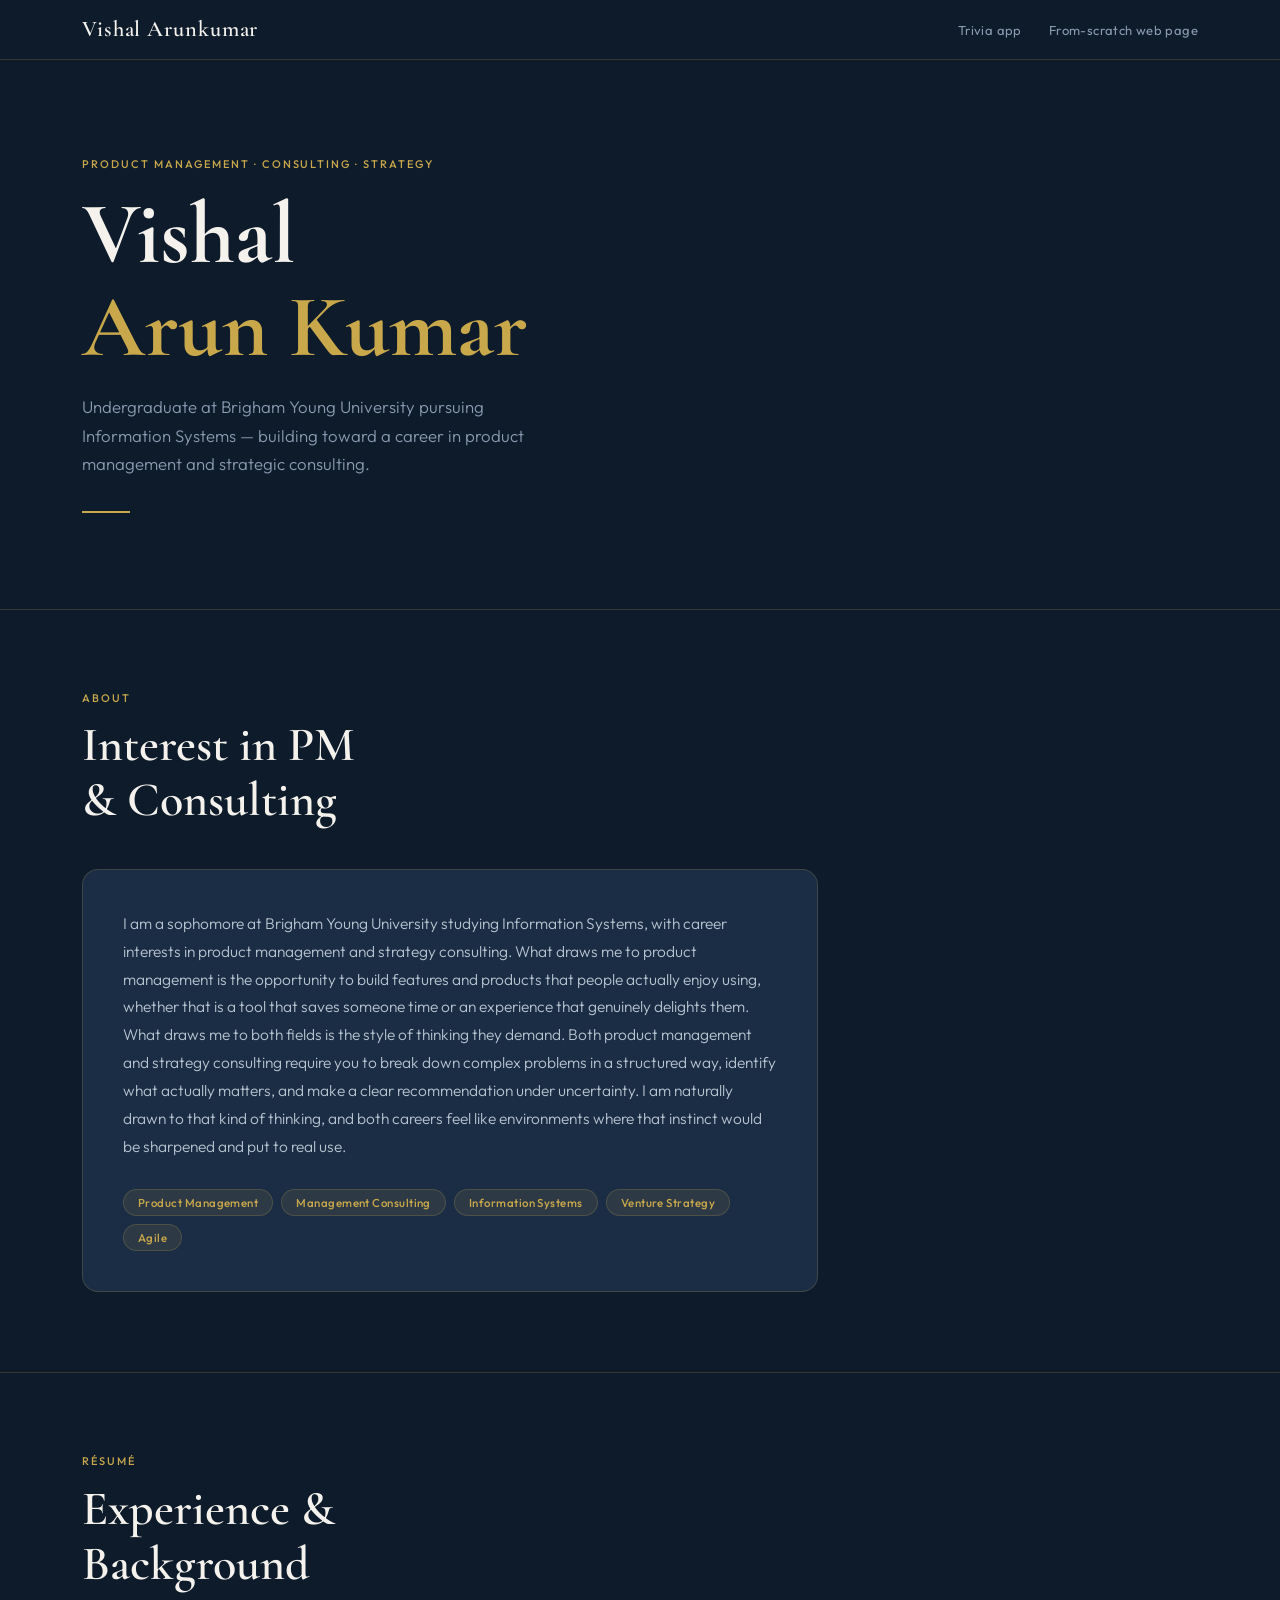
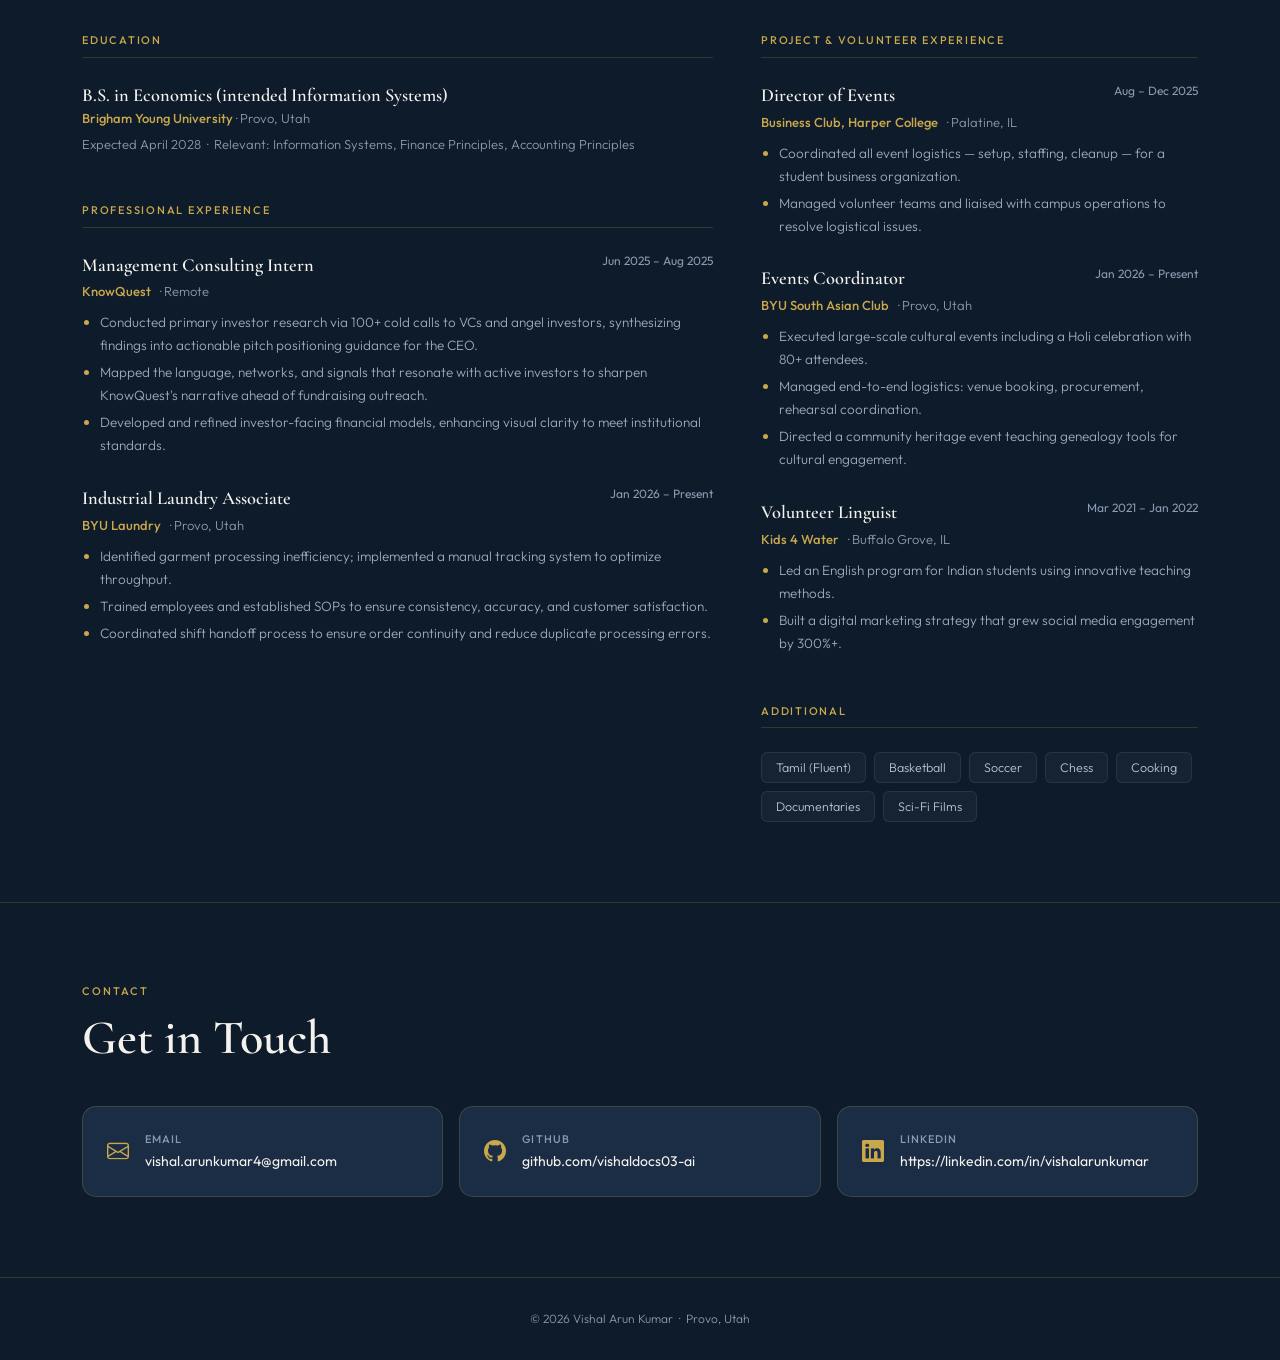
<file: index.html>
<!DOCTYPE html>
<html lang="en">
<head>
    <meta charset="UTF-8">
    <meta name="viewport" content="width=device-width, initial-scale=1.0">
    <title>Vishal Arun Kumar</title>

    <!-- Bootstrap 5 -->
    <link href="https://cdn.jsdelivr.net/npm/bootstrap@5.3.3/dist/css/bootstrap.min.css" rel="stylesheet">
    <!-- Bootstrap Icons -->
    <link href="https://cdn.jsdelivr.net/npm/bootstrap-icons@1.11.3/font/bootstrap-icons.min.css" rel="stylesheet">
    <!-- Google Fonts -->
    <link href="https://fonts.googleapis.com/css2?family=Cormorant+Garamond:wght@400;600;700&family=Outfit:wght@300;400;500&display=swap" rel="stylesheet">
    <!-- CSS -->
    <link rel="stylesheet" href="index.css">

</head>
<body>

    <!-- HEADER -->
    <header>
        <div class="container d-flex align-items-center justify-content-between">
            <h1>Vishal Arunkumar</h1>
            <nav>
                <a href="cake-trivia.html">Trivia app</a>
                <a href="scratch.html">From-scratch web page</a>
            </nav>
        </div>
    </header>

    <!-- HERO -->
    <div class="hero">
        <div class="container">
            <div class="hero-eyebrow">Product Management · Consulting · Strategy</div>
            <div class="hero-name">Vishal<br><span>Arun Kumar</span></div>
            <p class="hero-sub">Undergraduate at Brigham Young University pursuing Information Systems — building toward a career in product management and strategic consulting.</p>
            <div class="hero-divider"></div>
        </div>
    </div>

    <!-- SECTION 1: ABOUT -->
    <section id="about">
        <div class="container">
            <div class="section-label">About</div>
            <div class="section-title">Interest in PM<br>&amp; Consulting</div>
            <div class="row">
                <div class="col-lg-8">
                    <div class="about-card">
                        <p>I am a sophomore at Brigham Young University studying Information Systems, with career interests in product management and strategy consulting. What draws me to product management is the opportunity to build features and products that people actually enjoy using, whether that is a tool that saves someone time or an experience that genuinely delights them. What draws me to both fields is the style of thinking they demand. Both product management and strategy consulting require you to break down complex problems in a structured way, identify what actually matters, and make a clear recommendation under uncertainty. I am naturally drawn to that kind of thinking, and both careers feel like environments where that instinct would be sharpened and put to real use.
                            
                        </p>
                        <div class="tag-row">
                            <span class="tag">Product Management</span>
                            <span class="tag">Management Consulting</span>
                            <span class="tag">Information Systems</span>
                            <span class="tag">Venture Strategy</span>
                            <span class="tag">Agile</span>
                        </div>
                    </div>
                </div>
            </div>
        </div>
    </section>

    <!-- SECTION 2: RESUME -->
    <section id="resume">
        <div class="container">
            <div class="section-label">Résumé</div>
            <div class="section-title">Experience &amp;<br>Background</div>

            <div class="row g-5">
                <!-- LEFT COLUMN -->
                <div class="col-lg-7">

                    <!-- Education -->
                    <div class="resume-block">
                        <div class="resume-section-title">Education</div>
                        <div class="resume-item">
                            <div class="edu-degree">B.S. in Economics (intended Information Systems)</div>
                            <div class="edu-school">Brigham Young University <span style="color:var(--muted);font-weight:300;">· Provo, Utah</span></div>
                            <div class="edu-details">Expected April 2028 &nbsp;·&nbsp; Relevant: Information Systems, Finance Principles, Accounting Principles</div>
                        </div>
                    </div>

                    <!-- Professional Experience -->
                    <div class="resume-block">
                        <div class="resume-section-title">Professional Experience</div>

                        <div class="resume-item">
                            <div class="resume-item-header">
                                <div class="resume-role">Management Consulting Intern</div>
                                <div class="resume-date">Jun 2025 – Aug 2025</div>
                            </div>
                            <div class="resume-org">KnowQuest <span>· Remote</span></div>
                            <ul>
                                <li>Conducted primary investor research via 100+ cold calls to VCs and angel investors, synthesizing findings into actionable pitch positioning guidance for the CEO.</li>
                                <li>Mapped the language, networks, and signals that resonate with active investors to sharpen KnowQuest's narrative ahead of fundraising outreach.</li>
                                <li>Developed and refined investor-facing financial models, enhancing visual clarity to meet institutional standards.</li>
                            </ul>
                        </div>

                        <div class="resume-item">
                            <div class="resume-item-header">
                                <div class="resume-role">Industrial Laundry Associate</div>
                                <div class="resume-date">Jan 2026 – Present</div>
                            </div>
                            <div class="resume-org">BYU Laundry <span>· Provo, Utah</span></div>
                            <ul>
                                <li>Identified garment processing inefficiency; implemented a manual tracking system to optimize throughput.</li>
                                <li>Trained employees and established SOPs to ensure consistency, accuracy, and customer satisfaction.</li>
                                <li>Coordinated shift handoff process to ensure order continuity and reduce duplicate processing errors.</li>
                            </ul>
                        </div>
                    </div>

                </div>

                <!-- RIGHT COLUMN -->
                <div class="col-lg-5">

                    <!-- Volunteer & Projects -->
                    <div class="resume-block">
                        <div class="resume-section-title">Project &amp; Volunteer Experience</div>

                        <div class="resume-item">
                            <div class="resume-item-header">
                                <div class="resume-role">Director of Events</div>
                                <div class="resume-date">Aug – Dec 2025</div>
                            </div>
                            <div class="resume-org">Business Club, Harper College <span>· Palatine, IL</span></div>
                            <ul>
                                <li>Coordinated all event logistics — setup, staffing, cleanup — for a student business organization.</li>
                                <li>Managed volunteer teams and liaised with campus operations to resolve logistical issues.</li>
                            </ul>
                        </div>

                        <div class="resume-item">
                            <div class="resume-item-header">
                                <div class="resume-role">Events Coordinator</div>
                                <div class="resume-date">Jan 2026 – Present</div>
                            </div>
                            <div class="resume-org">BYU South Asian Club <span>· Provo, Utah</span></div>
                            <ul>
                                <li>Executed large-scale cultural events including a Holi celebration with 80+ attendees.</li>
                                <li>Managed end-to-end logistics: venue booking, procurement, rehearsal coordination.</li>
                                <li>Directed a community heritage event teaching genealogy tools for cultural engagement.</li>
                            </ul>
                        </div>

                        <div class="resume-item">
                            <div class="resume-item-header">
                                <div class="resume-role">Volunteer Linguist</div>
                                <div class="resume-date">Mar 2021 – Jan 2022</div>
                            </div>
                            <div class="resume-org">Kids 4 Water <span>· Buffalo Grove, IL</span></div>
                            <ul>
                                <li>Led an English program for Indian students using innovative teaching methods.</li>
                                <li>Built a digital marketing strategy that grew social media engagement by 300%+.</li>
                            </ul>
                        </div>
                    </div>

                    <!-- Additional -->
                    <div class="resume-block">
                        <div class="resume-section-title">Additional</div>
                        <div class="skills-grid">
                            <span class="skill-pill">Tamil (Fluent)</span>
                            <span class="skill-pill">Basketball</span>
                            <span class="skill-pill">Soccer</span>
                            <span class="skill-pill">Chess</span>
                            <span class="skill-pill">Cooking</span>
                            <span class="skill-pill">Documentaries</span>
                            <span class="skill-pill">Sci-Fi Films</span>
                        </div>
                    </div>

                </div>
            </div>
        </div>
    </section>

    <!-- SECTION 3: CONTACT -->
    <section id="contact">
        <div class="container">
            <div class="section-label">Contact</div>
            <div class="section-title">Get in Touch</div>
            <div class="contact-grid">
                <a href="mailto:vishal.arunkumar4@gmail.com" class="contact-card">
                    <div class="contact-icon"><i class="bi bi-envelope"></i></div>
                    <div>
                        <div class="contact-label">Email</div>
                        <div class="contact-value">vishal.arunkumar4@gmail.com</div>
                    </div>
                </a>
                <a href="https://github.com/vishaldocs03-ai" target="_blank" class="contact-card">
                    <div class="contact-icon"><i class="bi bi-github"></i></div>
                    <div>
                        <div class="contact-label">GitHub</div>
                        <div class="contact-value">github.com/vishaldocs03-ai</div>
                    </div>
                </a>
                <a href="https://linkedin.com/in/vishalarunkumar" target="_blank" class="contact-card">
                    <div class="contact-icon"><i class="bi bi-linkedin"></i></div>
                    <div>
                        <div class="contact-label">LinkedIn</div>
                        <div class="contact-value">https://linkedin.com/in/vishalarunkumar</div>
                    </div>
                </a>
            </div>
        </div>
    </section>

    <!-- FOOTER -->
    <footer>
        <div class="container">
            &copy; 2026 Vishal Arun Kumar &nbsp;·&nbsp; Provo, Utah
        </div>
    </footer>

    <!-- Bootstrap JS -->
    <script src="https://cdn.jsdelivr.net/npm/bootstrap@5.3.3/dist/js/bootstrap.bundle.min.js"></script>
</body>
</html>
</file>
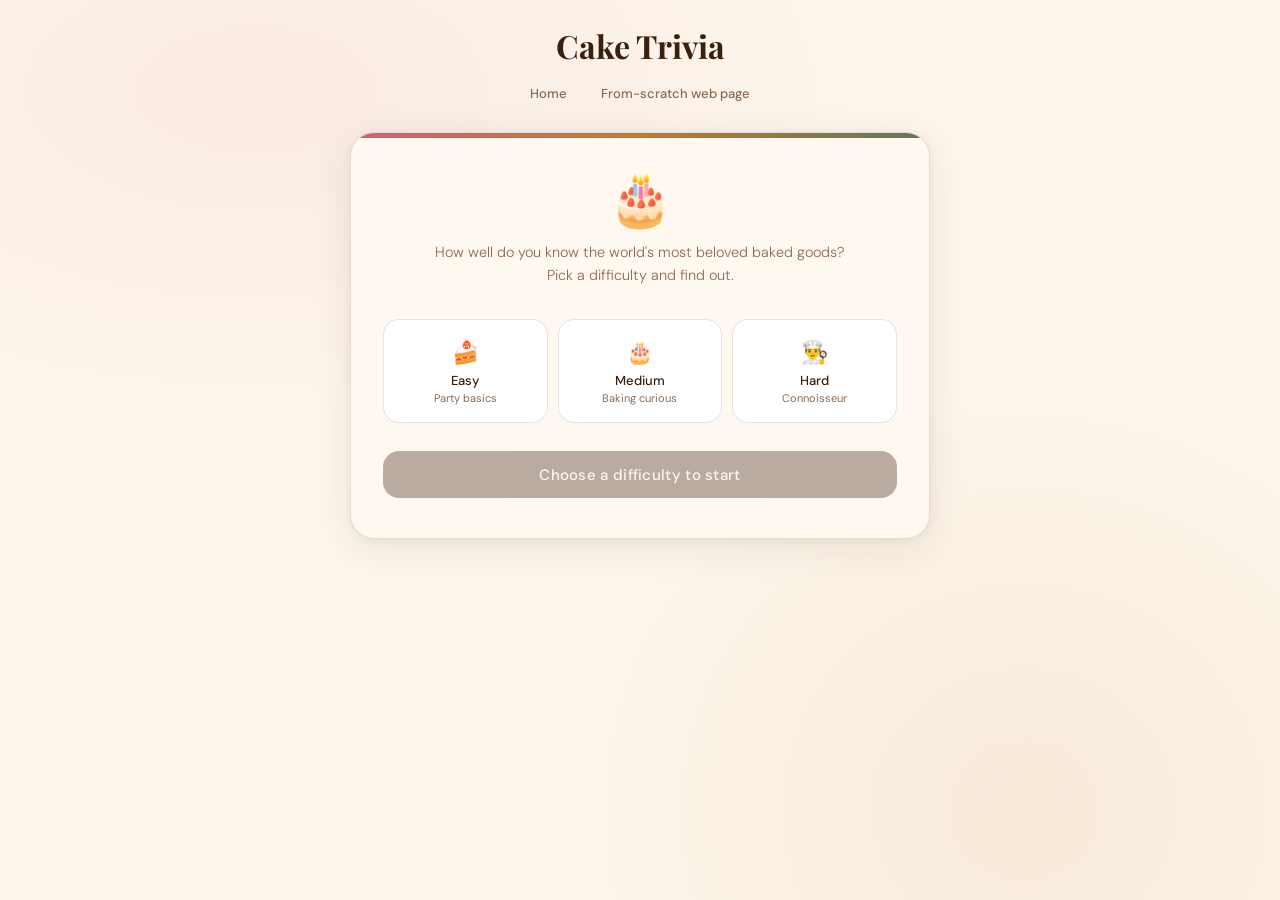
<file: cake-trivia.html>
<!DOCTYPE html>
<html lang="en">
<head>
  <meta charset="UTF-8" />
  <meta name="viewport" content="width=device-width, initial-scale=1.0" />
  <title>Cake Trivia</title>
  <link href="https://fonts.googleapis.com/css2?family=Playfair+Display:wght@400;700&family=DM+Sans:wght@300;400;500&display=swap" rel="stylesheet" />
  <style>
    *, *::before, *::after { box-sizing: border-box; margin: 0; padding: 0; }

    :root {
      --cream: #fdf6ec;
      --warm: #f5e6cc;
      --brown: #3b1f0e;
      --caramel: #c47a2b;
      --rose: #d4607a;
      --sage: #5a7a5c;
      --icing: #fff8f0;
      --muted: #8a6a52;
      --border: rgba(59,31,14,0.12);
      --radius: 16px;
    }

    body {
      background: var(--cream);
      background-image:
        radial-gradient(ellipse 80% 60% at 20% 10%, rgba(212,96,122,0.08) 0%, transparent 60%),
        radial-gradient(ellipse 60% 80% at 80% 90%, rgba(196,122,43,0.1) 0%, transparent 60%);
      min-height: 100vh;
      font-family: 'DM Sans', sans-serif;
      color: var(--brown);
      display: flex;
      flex-direction: column;
      align-items: center;
      padding: 0 1rem 2rem;
    }

    site-header {
      display: block;
      width: 100%;
      max-width: 580px;
      padding: 1.5rem 0 0.25rem;
      text-align: center;
    }

    site-header h1 {
      font-family: 'Playfair Display', serif;
      font-size: 2rem;
      font-weight: 700;
      color: var(--brown);
      margin-bottom: 0.75rem;
    }

    site-header nav {
      display: flex;
      justify-content: center;
      gap: 0.25rem;
      margin-bottom: 1.25rem;
    }

    site-header nav a {
      font-size: 13px;
      font-weight: 500;
      color: var(--muted);
      text-decoration: none;
      padding: 5px 14px;
      border-radius: 20px;
      border: 1px solid transparent;
      transition: all 0.15s;
    }

    site-header nav a:hover {
      color: var(--brown);
      background: var(--warm);
      border-color: var(--border);
    }

    .main-wrap {
      width: 100%;
      max-width: 580px;
      display: flex;
      justify-content: center;
    }

    .card {
      background: var(--icing);
      border: 1px solid var(--border);
      border-radius: 24px;
      padding: 2.5rem 2rem;
      width: 100%;
      max-width: 580px;
      box-shadow: 0 8px 40px rgba(59,31,14,0.09), 0 2px 8px rgba(59,31,14,0.05);
      position: relative;
      overflow: hidden;
    }

    .card::before {
      content: '';
      position: absolute;
      top: 0; left: 0; right: 0;
      height: 5px;
      background: linear-gradient(90deg, var(--rose), var(--caramel), var(--sage));
    }

    /* ---- SCREENS ---- */
    .screen { display: none; animation: fadeUp 0.35s ease both; }
    .screen.active { display: block; }

    @keyframes fadeUp {
      from { opacity: 0; transform: translateY(14px); }
      to   { opacity: 1; transform: translateY(0); }
    }

    /* ---- START ---- */
    .icon { font-size: 52px; text-align: center; margin-bottom: 1rem; line-height: 1; }

    h1 {
      font-family: 'Playfair Display', serif;
      font-size: 2rem;
      font-weight: 700;
      text-align: center;
      color: var(--brown);
      margin-bottom: 0.4rem;
    }

    .tagline {
      text-align: center;
      font-size: 0.9rem;
      color: var(--muted);
      font-weight: 300;
      margin-bottom: 2rem;
      line-height: 1.6;
    }

    .diff-grid {
      display: grid;
      grid-template-columns: repeat(3, 1fr);
      gap: 10px;
      margin-bottom: 1.75rem;
    }

    .diff-btn {
      background: white;
      border: 1.5px solid var(--border);
      border-radius: var(--radius);
      padding: 1.1rem 0.5rem;
      cursor: pointer;
      transition: all 0.18s ease;
      text-align: center;
    }

    .diff-btn:hover { border-color: var(--caramel); background: #fffbf5; transform: translateY(-2px); }

    .diff-btn.selected {
      border-color: var(--caramel);
      background: #fff8ee;
      box-shadow: 0 0 0 3px rgba(196,122,43,0.15);
    }

    .diff-btn .de { font-size: 22px; margin-bottom: 5px; }
    .diff-btn .dl { font-size: 13px; font-weight: 500; color: var(--brown); }
    .diff-btn .dd { font-size: 11px; color: var(--muted); margin-top: 2px; }

    .cta {
      width: 100%;
      padding: 0.85rem;
      background: var(--brown);
      color: var(--cream);
      border: none;
      border-radius: var(--radius);
      font-family: 'DM Sans', sans-serif;
      font-size: 15px;
      font-weight: 500;
      cursor: pointer;
      transition: opacity 0.15s, transform 0.15s;
      letter-spacing: 0.02em;
    }

    .cta:hover:not(:disabled) { opacity: 0.88; transform: translateY(-1px); }
    .cta:disabled { opacity: 0.35; cursor: not-allowed; }

    /* ---- QUIZ ---- */
    .top-bar {
      display: flex;
      justify-content: space-between;
      align-items: center;
      margin-bottom: 1rem;
    }

    .q-label { font-size: 12px; color: var(--muted); font-weight: 500; letter-spacing: 0.04em; text-transform: uppercase; }

    .score-pill {
      background: var(--warm);
      color: var(--caramel);
      font-size: 12px;
      font-weight: 500;
      padding: 3px 12px;
      border-radius: 20px;
    }

    .progress-track {
      height: 4px;
      background: var(--warm);
      border-radius: 2px;
      margin-bottom: 1rem;
      overflow: hidden;
    }

    .progress-fill {
      height: 100%;
      background: linear-gradient(90deg, var(--rose), var(--caramel));
      border-radius: 2px;
      transition: width 0.4s cubic-bezier(.4,0,.2,1);
    }

    .timer-row { display: flex; align-items: center; gap: 10px; margin-bottom: 1.25rem; }

    .timer-track {
      flex: 1;
      height: 3px;
      background: var(--warm);
      border-radius: 2px;
      overflow: hidden;
    }

    .timer-fill {
      height: 100%;
      border-radius: 2px;
      transition: width 0.1s linear, background 0.4s;
    }

    .timer-num { font-size: 12px; font-weight: 500; color: var(--muted); min-width: 24px; text-align: right; }

    .q-card {
      background: white;
      border: 1px solid var(--border);
      border-radius: var(--radius);
      padding: 1.25rem 1.4rem;
      margin-bottom: 1rem;
    }

    .q-cat {
      font-size: 10px;
      font-weight: 500;
      letter-spacing: 0.08em;
      text-transform: uppercase;
      color: var(--rose);
      margin-bottom: 0.5rem;
    }

    .q-text {
      font-family: 'Playfair Display', serif;
      font-size: 1.15rem;
      color: var(--brown);
      line-height: 1.55;
    }

    .choices {
      display: grid;
      grid-template-columns: 1fr 1fr;
      gap: 8px;
      margin-bottom: 1rem;
    }

    .choice {
      background: white;
      border: 1.5px solid var(--border);
      border-radius: 12px;
      padding: 0.75rem 1rem;
      font-family: 'DM Sans', sans-serif;
      font-size: 13.5px;
      color: var(--brown);
      cursor: pointer;
      text-align: left;
      line-height: 1.4;
      transition: all 0.15s;
    }

    .choice:hover:not(:disabled) { border-color: var(--caramel); background: #fffbf5; }
    .choice.correct  { background: #eef6ee; border-color: var(--sage); color: #2e4d2f; font-weight: 500; }
    .choice.wrong    { background: #fdf0f0; border-color: var(--rose); color: #7a2030; }
    .choice.reveal   { background: #fff8ee; border-color: var(--caramel); color: #5a3310; }
    .choice:disabled { cursor: default; }

    .feedback {
      border-radius: 12px;
      padding: 0.75rem 1rem;
      font-size: 13px;
      line-height: 1.6;
      margin-bottom: 1rem;
      display: none;
    }

    .feedback.show { display: block; }
    .feedback.correct { background: #eef6ee; color: #2e4d2f; border: 1px solid #b8d9b9; }
    .feedback.wrong   { background: #fdf0f0; color: #7a2030; border: 1px solid #f0b8c0; }

    .next-btn {
      width: 100%;
      padding: 0.75rem;
      background: transparent;
      border: 1.5px solid var(--border);
      border-radius: var(--radius);
      font-family: 'DM Sans', sans-serif;
      font-size: 14px;
      color: var(--brown);
      cursor: pointer;
      display: none;
      transition: all 0.15s;
    }

    .next-btn.show { display: block; }
    .next-btn:hover { background: var(--warm); border-color: var(--caramel); }

    /* ---- RESULTS ---- */
    .results-hero { text-align: center; margin-bottom: 1.5rem; }
    .big-num {
      font-family: 'Playfair Display', serif;
      font-size: 4rem;
      font-weight: 700;
      color: var(--brown);
      line-height: 1;
    }

    .big-sub { font-size: 13px; color: var(--muted); margin-top: 4px; margin-bottom: 1rem; }

    .rank {
      display: inline-block;
      font-size: 13px;
      font-weight: 500;
      padding: 5px 16px;
      border-radius: 20px;
    }

    .stats-grid {
      display: grid;
      grid-template-columns: repeat(3, 1fr);
      gap: 10px;
      margin-bottom: 1.5rem;
    }

    .stat {
      background: var(--warm);
      border-radius: 12px;
      padding: 0.85rem 0.5rem;
      text-align: center;
    }

    .stat-val { font-size: 1.4rem; font-weight: 500; color: var(--brown); }
    .stat-lbl { font-size: 11px; color: var(--muted); margin-top: 2px; }

    .review { margin-bottom: 1.5rem; }
    .review-title { font-size: 12px; font-weight: 500; letter-spacing: 0.05em; text-transform: uppercase; color: var(--muted); margin-bottom: 0.75rem; }

    .r-item { padding: 0.65rem 0; border-top: 1px solid var(--border); font-size: 13px; line-height: 1.5; }
    .r-q { color: var(--muted); margin-bottom: 2px; }
    .r-a { font-weight: 500; }
    .r-a.correct { color: var(--sage); }
    .r-a.wrong   { color: var(--rose); }

    .btn-row { display: flex; flex-direction: column; gap: 8px; }

    .btn-ghost {
      width: 100%;
      padding: 0.75rem;
      background: transparent;
      border: 1.5px solid var(--border);
      border-radius: var(--radius);
      font-family: 'DM Sans', sans-serif;
      font-size: 14px;
      color: var(--brown);
      cursor: pointer;
      transition: all 0.15s;
    }

    .btn-ghost:hover { background: var(--warm); border-color: var(--caramel); }

    @media (max-width: 480px) {
      .card { padding: 2rem 1.25rem; }
      h1 { font-size: 1.6rem; }
      .choices { grid-template-columns: 1fr; }
      .diff-grid { grid-template-columns: repeat(3, 1fr); }
      .stats-grid { grid-template-columns: repeat(3, 1fr); }
    }
  </style>
</head>
<body>

<site-header>
  <h1>Cake Trivia</h1>
  <nav>
    <a href="index.html">Home</a>
    <a href="scratch.html">From-scratch web page</a>
  </nav>
</site-header>

<div class="main-wrap">
<div class="card">

  <!-- START -->
  <div id="start" class="screen active">
    <div class="icon">🎂</div>
    <p class="tagline">How well do you know the world's most beloved baked goods?<br>Pick a difficulty and find out.</p>
    <div class="diff-grid">
      <div class="diff-btn" onclick="selectDiff('easy', this)">
        <div class="de">🍰</div>
        <div class="dl">Easy</div>
        <div class="dd">Party basics</div>
      </div>
      <div class="diff-btn" onclick="selectDiff('medium', this)">
        <div class="de">🎂</div>
        <div class="dl">Medium</div>
        <div class="dd">Baking curious</div>
      </div>
      <div class="diff-btn" onclick="selectDiff('hard', this)">
        <div class="de">👨‍🍳</div>
        <div class="dl">Hard</div>
        <div class="dd">Connoisseur</div>
      </div>
    </div>
    <button class="cta" id="start-btn" disabled onclick="startGame()">Choose a difficulty to start</button>
  </div>

  <!-- QUIZ -->
  <div id="quiz" class="screen">
    <div class="top-bar">
      <span class="q-label" id="q-label">Question 1 of 8</span>
      <span class="score-pill" id="score-pill">Score: 0</span>
    </div>
    <div class="progress-track"><div class="progress-fill" id="prog" style="width:0%"></div></div>
    <div class="timer-row">
      <div class="timer-track"><div class="timer-fill" id="timer-fill" style="width:100%;background:#c47a2b;"></div></div>
      <span class="timer-num" id="timer-num">15</span>
    </div>
    <div class="q-card">
      <div class="q-cat" id="q-cat">Category</div>
      <div class="q-text" id="q-text">Question</div>
    </div>
    <div class="choices" id="choices"></div>
    <div class="feedback" id="feedback"></div>
    <button class="next-btn" id="next-btn" onclick="nextQ()">Next question →</button>
  </div>

  <!-- RESULTS -->
  <div id="results" class="screen">
    <div class="results-hero">
      <div class="big-num" id="big-num">0/8</div>
      <div class="big-sub">questions correct</div>
      <div class="rank" id="rank-badge"></div>
    </div>
    <div class="stats-grid">
      <div class="stat"><div class="stat-val" id="s-pct">0%</div><div class="stat-lbl">Accuracy</div></div>
      <div class="stat"><div class="stat-val" id="s-str">0</div><div class="stat-lbl">Best streak</div></div>
      <div class="stat"><div class="stat-val" id="s-time">0s</div><div class="stat-lbl">Avg time</div></div>
    </div>
    <div class="review">
      <div class="review-title">Answer review</div>
      <div id="review-list"></div>
    </div>
    <div class="btn-row">
      <button class="cta" onclick="resetGame()">Play again</button>
      <button class="btn-ghost" onclick="alert('Nice work! Try the Hard difficulty next.')">Challenge a friend ↗</button>
    </div>
  </div>

</div>
</div>

<script>
  const Q = {
    easy: [
      { cat:"Origins",     text:"What country is the Black Forest cake originally from?",                                choices:["France","Germany","Austria","Switzerland"],          ans:1, fact:"Schwarzwälder Kirschtorte comes from Baden-Württemberg, Germany." },
      { cat:"Ingredients", text:"What gives Red Velvet cake its signature color?",                                       choices:["Beet juice","Red dye & cocoa reaction","Strawberry extract","Tomato paste"], ans:1, fact:"The hue comes from cocoa reacting with acidic buttermilk, enhanced by food coloring." },
      { cat:"Types",       text:"A classic Victoria sponge is typically filled with what?",                              choices:["Chocolate ganache","Lemon curd","Jam & whipped cream","Cream cheese"], ans:2, fact:"Named after Queen Victoria, this British cake is filled with jam and whipped cream." },
      { cat:"Technique",   text:"What does 'creaming' butter and sugar mean?",                                           choices:["Melting together","Beating until light & fluffy","Folding gently","Sifting together"], ans:1, fact:"Creaming aerates the fat and sugar, creating air pockets that help the cake rise." },
      { cat:"World cakes", text:"Tiramisu is a layered cake from which country?",                                        choices:["Spain","France","Italy","Greece"],                    ans:2, fact:"Tiramisu (meaning 'pick me up') is from the Veneto region of Italy." },
      { cat:"Ingredients", text:"What flour is used in a classic French genoise?",                                       choices:["Bread flour","Whole wheat","All-purpose flour","Almond flour"], ans:2, fact:"Génoise uses all-purpose flour and lifts from whipped eggs, not chemical leaveners." },
      { cat:"Types",       text:"Angel food cake is unique because it contains no what?",                                choices:["Sugar","Egg whites","Flour","Fat/butter"],            ans:3, fact:"Angel food cake contains no fat — its airy texture comes from whipped egg whites only." },
      { cat:"History",     text:"What is the approximate age of the oldest known cake recipe?",                          choices:["200 years","500 years","1,000 years","4,000 years"],  ans:3, fact:"Ancient Egyptian records document sweetened bread-like cakes dating back ~4,000 years." },
    ],
    medium: [
      { cat:"History",     text:"The Dobos torte with caramel-topped sponge layers originates from which country?",      choices:["Czech Republic","Hungary","Romania","Poland"],        ans:1, fact:"Created by József C. Dobos in 1884 in Hungary, designed to stay fresh longer." },
      { cat:"Technique",   text:"What is the primary purpose of brushing cake layers with simple syrup?",               choices:["Add sweetness","Preserve moisture","Create caramel flavor","Bind layers"], ans:1, fact:"Simple syrup keeps sponge cakes moist, especially useful in multi-day assembly." },
      { cat:"Science",     text:"What happens when baking soda reacts with an acid in batter?",                          choices:["Produces steam","Releases CO₂ gas","Browns the cake","Thickens it"], ans:1, fact:"Baking soda reacts with acids to release CO₂ bubbles that leaven the batter." },
      { cat:"World cakes", text:"Baumkuchen, the 'king of cakes' in Japan, is a traditional cake from where?",           choices:["Austria","Germany","Switzerland","Netherlands"],      ans:1, fact:"Baumkuchen means 'tree cake' in German — its rings are visible when sliced." },
      { cat:"Frosting",    text:"Italian meringue buttercream differs from Swiss by using:",                             choices:["Cold egg whites","Hot sugar syrup poured into whites","Brown butter","No egg whites"], ans:1, fact:"Italian meringue pours hot sugar syrup (240°F) into whipped whites — more stable." },
      { cat:"Ingredients", text:"What makes chiffon cake different from a regular oil-based cake?",                      choices:["More sugar","Whipped egg whites folded in","Cake flour only","Sour cream"], ans:1, fact:"Chiffon folds stiffly whipped egg whites into an oil batter, giving light but rich texture." },
      { cat:"Types",       text:"Which cake features a distinctive checkerboard pattern when sliced?",                   choices:["Marble cake","Battenberg cake","Zebra cake","Neapolitan cake"], ans:1, fact:"Battenberg uses two colored sponges in a 2×2 grid, wrapped in marzipan." },
      { cat:"Language",    text:"The word 'cake' derives from the Old Norse word for what?",                             choices:["Sweet bread","Honeyed round","Kaka (lump)","Celebration"], ans:2, fact:"The English word 'cake' comes from the Old Norse 'kaka', meaning a lump of baked dough." },
    ],
    hard: [
      { cat:"Chemistry",   text:"Why does a high-ratio cake require emulsified shortening?",                             choices:["To reduce sweetness","To support excess liquid without collapse","For flakier layers","To slow staling"], ans:1, fact:"Emulsified shortening holds more water and sugar, preventing collapse when sugar exceeds flour by weight." },
      { cat:"History",     text:"Which cake has been central to UK wedding tradition since Queen Victoria's 1840 wedding?", choices:["Genoise","Fruitcake","Pound cake","Madeira cake"],    ans:1, fact:"Rich fruitcake covered in marzipan and royal icing became the UK wedding cake standard." },
      { cat:"Pastry sci.", text:"What causes the dense crumb and glossy crust of a properly made financier?",            choices:["High egg yolk","Beurre noisette & almond flour","Bread flour","Steam"], ans:1, fact:"Beurre noisette (browned butter) undergoes Maillard reaction, creating the dense glossy crumb." },
      { cat:"Technique",   text:"In Japanese cotton cheesecake, what creates its cloud-like texture?",                   choices:["Extra cream cheese","Whipped egg whites folded in","Water bath only","Cornstarch only"], ans:1, fact:"Japanese soufflé cheesecake folds meringue into the batter and bakes in a water bath." },
      { cat:"World cakes", text:"Sweden's Prinsesstårta (princess cake) is traditionally covered in green marzipan. What's inside?", choices:["Custard, jam & whipped cream","Chocolate ganache & praline","Lemon curd & buttercream","Almond cream & berries"], ans:0, fact:"Princess cake layers sponge with raspberry jam, pastry cream, and whipped cream." },
      { cat:"Chemistry",   text:"What role does vinegar play in a chocolate cake recipe?",                               choices:["Flavor only","Leavens & tenderizes gluten","Prevents browning","Thickens batter"], ans:1, fact:"Vinegar reacts with baking soda for CO₂ lift and inhibits gluten development for a tender crumb." },
      { cat:"Pastry",      text:"What is an 'entremets' in modern pastry?",                                             choices:["A single-layer cake","A multi-component mousse cake with mirror glaze","A French crepe cake","An éclair variation"], ans:1, fact:"Entremets are composed mousse cakes with multiple layers, inserts, and a mirror glaze — pinnacle of French pastry." },
      { cat:"History",     text:"The earliest documented cake-like foods are associated with which civilization?",        choices:["Ancient Greece","Ancient Egypt","Ancient Rome","Mesopotamia"], ans:1, fact:"Egyptian tomb paintings and hieroglyphs document early sweetened cake-like foods ~4,000 years ago." },
    ]
  };

  let diff = null, questions = [], cur = 0, score = 0, streak = 0, bestStreak = 0;
  let answered = false, timerInt = null, timeLeft = 15, elapsed = 0;
  let answerTimes = [], history = [];

  function selectDiff(d, el) {
    diff = d;
    document.querySelectorAll('.diff-btn').forEach(b => b.classList.remove('selected'));
    el.classList.add('selected');
    const btn = document.getElementById('start-btn');
    btn.disabled = false;
    btn.textContent = 'Start — ' + d.charAt(0).toUpperCase() + d.slice(1) + ' mode';
  }

  function shuffle(a) {
    const arr = [...a];
    for (let i = arr.length - 1; i > 0; i--) {
      const j = Math.floor(Math.random() * (i + 1));
      [arr[i], arr[j]] = [arr[j], arr[i]];
    }
    return arr;
  }

  function show(id) {
    document.querySelectorAll('.screen').forEach(s => s.classList.remove('active'));
    const el = document.getElementById(id);
    el.classList.add('active');
  }

  function startGame() {
    questions = shuffle(Q[diff]);
    cur = 0; score = 0; streak = 0; bestStreak = 0;
    history = []; answerTimes = [];
    show('quiz');
    renderQ();
  }

  function renderQ() {
    answered = false;
    timeLeft = 15;
    elapsed = 0;

    const q = questions[cur];
    const total = questions.length;

    document.getElementById('prog').style.width = (cur / total * 100) + '%';
    document.getElementById('q-label').textContent = 'Question ' + (cur + 1) + ' of ' + total;
    document.getElementById('score-pill').textContent = 'Score: ' + score;
    document.getElementById('q-cat').textContent = q.cat;
    document.getElementById('q-text').textContent = q.text;

    const fb = document.getElementById('feedback');
    fb.className = 'feedback';
    fb.textContent = '';
    const nb = document.getElementById('next-btn');
    nb.className = 'next-btn';

    const ch = document.getElementById('choices');
    ch.innerHTML = '';
    q.choices.forEach((c, i) => {
      const btn = document.createElement('button');
      btn.className = 'choice';
      btn.textContent = c;
      btn.onclick = () => pick(i);
      ch.appendChild(btn);
    });

    startTimer();
  }

  function startTimer() {
    clearInterval(timerInt);
    const bar = document.getElementById('timer-fill');
    const num = document.getElementById('timer-num');
    const start = Date.now();

    timerInt = setInterval(() => {
      elapsed = (Date.now() - start) / 1000;
      timeLeft = Math.max(0, 15 - elapsed);
      const pct = (timeLeft / 15) * 100;
      bar.style.width = pct + '%';
      bar.style.background = pct > 50 ? '#c47a2b' : pct > 25 ? '#d4607a' : '#b03050';
      num.textContent = Math.ceil(timeLeft);
      if (timeLeft <= 0) { clearInterval(timerInt); if (!answered) timeout(); }
    }, 80);
  }

  function timeout() {
    answered = true;
    streak = 0;
    const q = questions[cur];
    const btns = document.querySelectorAll('.choice');
    btns.forEach((b, i) => { b.disabled = true; if (i === q.ans) b.classList.add('reveal'); });
    showFb(false, "Time's up! " + q.fact);
    showNext();
    history.push({ q: q.text, ua: null, ca: q.choices[q.ans], ok: false });
    answerTimes.push(15);
  }

  function pick(idx) {
    if (answered) return;
    answered = true;
    clearInterval(timerInt);
    answerTimes.push(Math.min(15, elapsed));

    const q = questions[cur];
    const btns = document.querySelectorAll('.choice');
    btns.forEach(b => b.disabled = true);

    const ok = idx === q.ans;
    if (ok) {
      score++; streak++;
      if (streak > bestStreak) bestStreak = streak;
      btns[idx].classList.add('correct');
      showFb(true, 'Correct! ' + q.fact);
    } else {
      streak = 0;
      btns[idx].classList.add('wrong');
      btns[q.ans].classList.add('reveal');
      showFb(false, 'Not quite. ' + q.fact);
    }

    history.push({ q: q.text, ua: q.choices[idx], ca: q.choices[q.ans], ok });
    showNext();
  }

  function showFb(ok, msg) {
    const fb = document.getElementById('feedback');
    fb.className = 'feedback show ' + (ok ? 'correct' : 'wrong');
    fb.textContent = msg;
  }

  function showNext() {
    const nb = document.getElementById('next-btn');
    nb.className = 'next-btn show';
    nb.textContent = cur < questions.length - 1 ? 'Next question →' : 'See results →';
  }

  function nextQ() {
    cur++;
    if (cur >= questions.length) showResults();
    else renderQ();
  }

  function showResults() {
    clearInterval(timerInt);
    show('results');
    document.getElementById('prog').style.width = '100%';

    const total = questions.length;
    const pct = Math.round(score / total * 100);
    const avgT = answerTimes.length ? Math.round(answerTimes.reduce((a, b) => a + b, 0) / answerTimes.length) : 0;

    document.getElementById('big-num').textContent = score + '/' + total;
    document.getElementById('s-pct').textContent = pct + '%';
    document.getElementById('s-str').textContent = bestStreak;
    document.getElementById('s-time').textContent = avgT + 's';

    const ranks = [
      { min: 100, label: 'Master Patissier', bg: '#fff3e0', color: '#7a4500' },
      { min: 75,  label: 'Skilled Baker',    bg: '#eef6ee', color: '#2e4d2f' },
      { min: 50,  label: 'Kitchen Apprentice', bg: '#fff8ee', color: '#6b3c10' },
      { min: 0,   label: 'Cake Curious',     bg: '#fdf0f0', color: '#7a2030' },
    ];
    const r = ranks.find(x => pct >= x.min);
    const rb = document.getElementById('rank-badge');
    rb.textContent = r.label;
    rb.style.background = r.bg;
    rb.style.color = r.color;

    const rl = document.getElementById('review-list');
    rl.innerHTML = '';
    history.forEach(h => {
      const d = document.createElement('div');
      d.className = 'r-item';
      d.innerHTML =
        '<div class="r-q">' + h.q + '</div>' +
        '<div class="r-a ' + (h.ok ? 'correct' : 'wrong') + '">' +
        (h.ok ? '✓ ' : '✗ ') + (h.ua || 'Timed out') +
        (!h.ok ? ' — correct: ' + h.ca : '') + '</div>';
      rl.appendChild(d);
    });
  }

  function resetGame() {
    diff = null;
    document.querySelectorAll('.diff-btn').forEach(b => b.classList.remove('selected'));
    const btn = document.getElementById('start-btn');
    btn.disabled = true;
    btn.textContent = 'Choose a difficulty to start';
    show('start');
  }
</script>
</body>
</html>
</file>
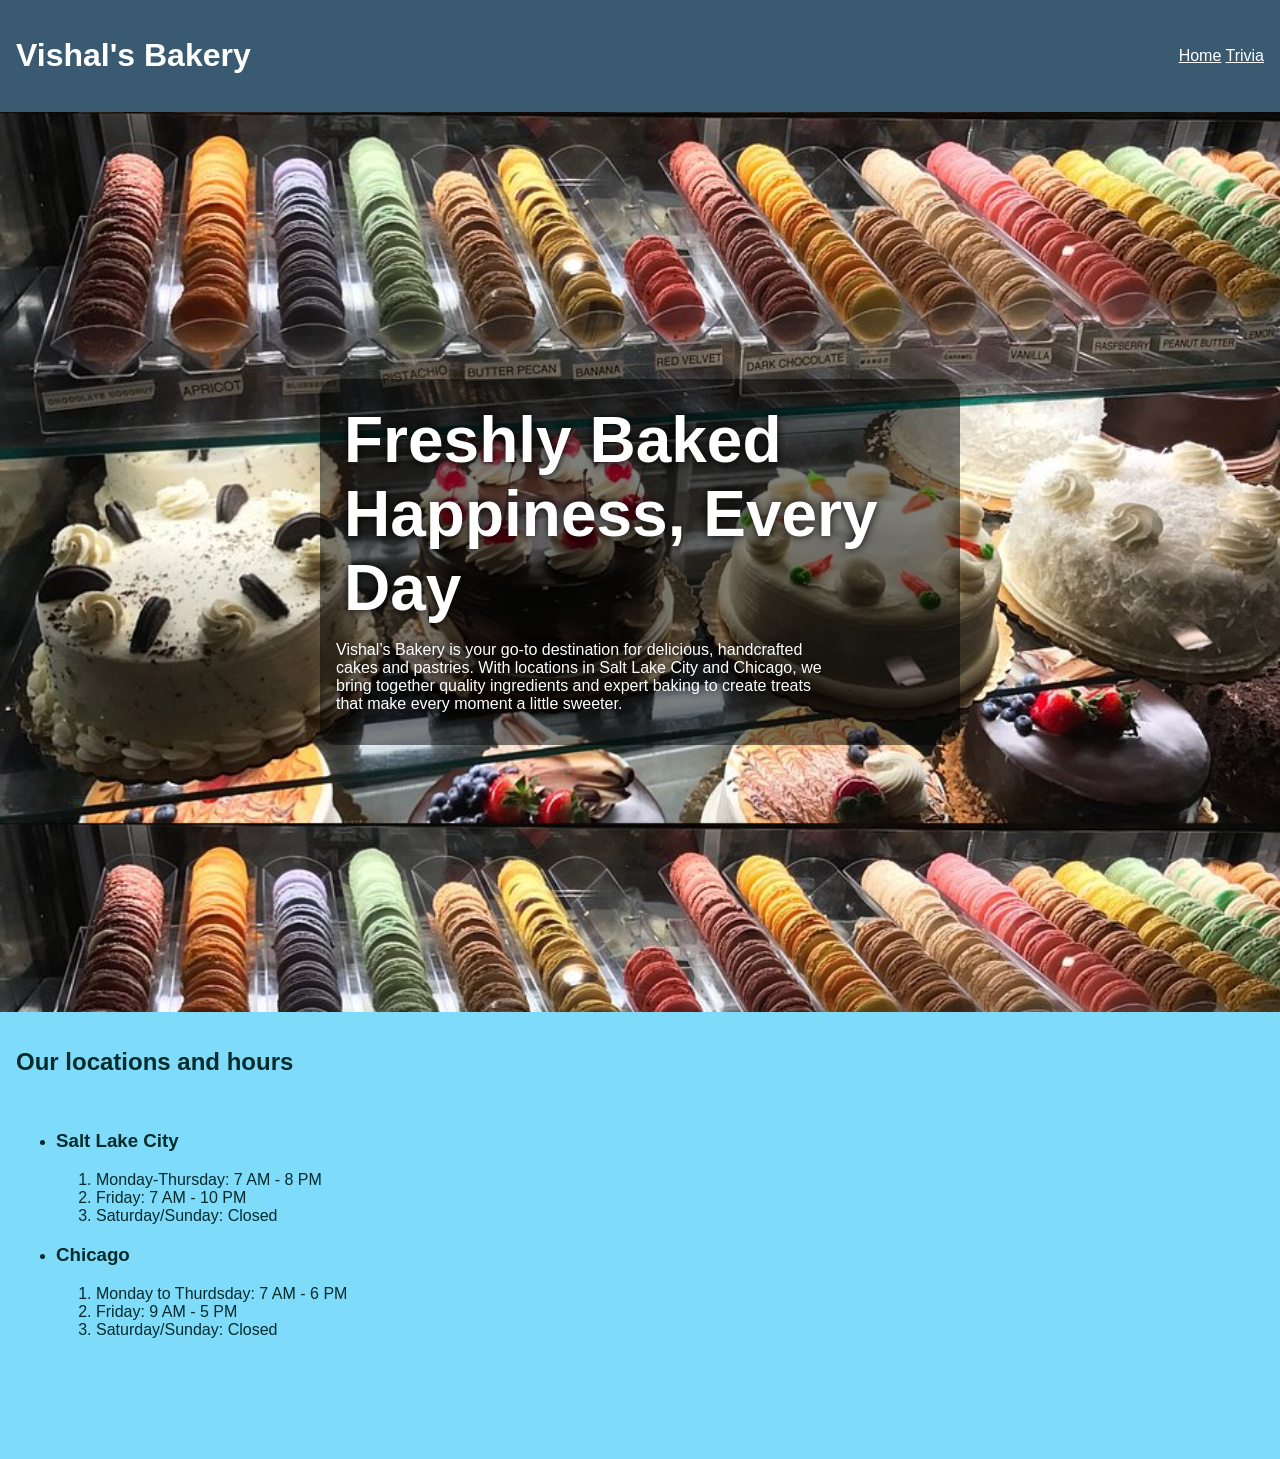
<file: scratch.html>
<!DOCTYPE html>
<html lang="en">

<head>
    <meta charset="UTF-8">
    <meta name="viewport" content="width=device-width, initial-scale=1.0">
    <title>Document</title>
    <link rel="stylesheet" href="style.css">
</head>

<body>

    <div id="header">
        <h1>Vishal's Bakery</h1>
        <nav>
            <a href="index.html">Home</a>
            <a href="cake-trivia.html">Trivia</a>
        </nav>
    </div>

    <div id="hero">
        <div id="hero-inner">
            <h2>Freshly Baked Happiness, Every Day</h2>
            <p>Vishal’s Bakery is your go-to destination for delicious, handcrafted cakes and pastries. With locations in Salt Lake City and Chicago, we bring together quality ingredients and expert baking to create treats that make every moment a little sweeter.</p>
        </div>
    </div>

    <div id="main">


        <h2>Our locations and hours</h2>

        <div id="main-grid">
            <ul>
                <li>
                    <h3>Salt Lake City</h3>
                    <ol>
                        <li>Monday-Thursday: 7 AM - 8 PM</li>
                        <li>Friday: 7 AM - 10 PM</li>
                        <li>Saturday/Sunday: Closed</li>
                    </ol>
                </li>
                <li>
                    <h3>Chicago</h3>
                    <ol>
                        <li>Monday to Thurdsday: 7 AM - 6 PM</li>
                        <li>Friday: 9 AM - 5 PM
                        <li>Saturday/Sunday: Closed</li>
                </li>
                </ol>
                </li>
            </ul>
            <iframe width="560" height="315" src="https://www.youtube.com/embed/gt7zOP_wPfM?si=eEu6xRKMonnX0lRY"
                title="YouTube video player" frameborder="0"
                allow="accelerometer; autoplay; clipboard-write; encrypted-media; gyroscope; picture-in-picture; web-share"
                referrerpolicy="strict-origin-when-cross-origin" allowfullscreen></iframe>
        </div>

    </div>

    <div id="footer">

        <div class='tableauPlaceholder' id='viz1776690134689' style='position: relative'><noscript><a href='#'><img
                        alt='Important Aspect of Desserts  '
                        src='https:&#47;&#47;public.tableau.com&#47;static&#47;images&#47;Im&#47;ImportantAspectofDesserts&#47;importance&#47;1_rss.png'
                        style='border: none' /></a></noscript><object class='tableauViz' style='display:none;'>
                <param name='host_url' value='https%3A%2F%2Fpublic.tableau.com%2F' />
                <param name='embed_code_version' value='3' />
                <param name='site_root' value='' />
                <param name='name' value='ImportantAspectofDesserts&#47;importance' />
                <param name='tabs' value='no' />
                <param name='toolbar' value='yes' />
                <param name='static_image'
                    value='https:&#47;&#47;public.tableau.com&#47;static&#47;images&#47;Im&#47;ImportantAspectofDesserts&#47;importance&#47;1.png' />
                <param name='animate_transition' value='yes' />
                <param name='display_static_image' value='yes' />
                <param name='display_spinner' value='yes' />
                <param name='display_overlay' value='yes' />
                <param name='display_count' value='yes' />
                <param name='language' value='en-US' />
            </object></div>
        <script
            type='text/javascript'>                    var divElement = document.getElementById('viz1776690134689'); var vizElement = divElement.getElementsByTagName('object')[0]; vizElement.style.width = '1016px'; vizElement.style.height = '500px'; var scriptElement = document.createElement('script'); scriptElement.src = 'https://public.tableau.com/javascripts/api/viz_v1.js'; vizElement.parentNode.insertBefore(scriptElement, vizElement);                </script>
    </div>

</body>

</html>
</file>
<file: index.css>
:root {
    --navy: #0d1b2a;
    --slate: #1b2d45;
    --gold: #c9a84c;
    --gold-light: #e8c97a;
    --offwhite: #f5f2ed;
    --muted: #8a9ab0;
    --border: rgba(201,168,76,0.2);
}

* { box-sizing: border-box; }

body {
    background: var(--navy);
    color: var(--offwhite);
    font-family: 'Outfit', sans-serif;
    font-weight: 300;
}

/* ── HEADER / NAV ── */
header {
    background: var(--navy);
    border-bottom: 1px solid var(--border);
    padding: 1rem 0;
    position: sticky;
    top: 0;
    z-index: 100;
    backdrop-filter: blur(8px);
}

header h1 {
    font-family: 'Cormorant Garamond', serif;
    font-size: 1.4rem;
    font-weight: 600;
    letter-spacing: 0.04em;
    color: var(--offwhite);
    margin: 0;
}

header nav a {
    font-size: 13px;
    font-weight: 400;
    color: var(--muted);
    text-decoration: none;
    margin-left: 1.5rem;
    letter-spacing: 0.03em;
    transition: color 0.2s;
}

header nav a:hover { color: var(--gold); }

/* ── HERO ── */
.hero {
    padding: 6rem 0 4rem;
    border-bottom: 1px solid var(--border);
}

.hero-eyebrow {
    font-size: 11px;
    font-weight: 500;
    letter-spacing: 0.18em;
    text-transform: uppercase;
    color: var(--gold);
    margin-bottom: 1rem;
}

.hero-name {
    font-family: 'Cormorant Garamond', serif;
    font-size: clamp(3rem, 8vw, 5.5rem);
    font-weight: 700;
    line-height: 1.05;
    color: var(--offwhite);
    margin-bottom: 1.25rem;
}

.hero-name span { color: var(--gold); }

.hero-sub {
    font-size: 1.05rem;
    color: var(--muted);
    max-width: 480px;
    line-height: 1.7;
}

.hero-divider {
    width: 48px;
    height: 2px;
    background: var(--gold);
    margin: 2rem 0;
}

/* ── SECTIONS ── */
section {
    padding: 5rem 0;
    border-bottom: 1px solid var(--border);
}

.section-label {
    font-size: 11px;
    font-weight: 500;
    letter-spacing: 0.18em;
    text-transform: uppercase;
    color: var(--gold);
    margin-bottom: 0.75rem;
}

.section-title {
    font-family: 'Cormorant Garamond', serif;
    font-size: clamp(2rem, 5vw, 3rem);
    font-weight: 600;
    color: var(--offwhite);
    margin-bottom: 2.5rem;
    line-height: 1.15;
}

/* ── ABOUT ── */
.about-card {
    background: var(--slate);
    border: 1px solid var(--border);
    border-radius: 16px;
    padding: 2.5rem;
}

.about-card p {
    color: #b8c4d0;
    line-height: 1.8;
    font-size: 0.97rem;
    margin-bottom: 1.25rem;
}

.about-card p:last-child { margin-bottom: 0; }

.tag-row { display: flex; flex-wrap: wrap; gap: 8px; margin-top: 1.75rem; }

.tag {
    font-size: 11.5px;
    font-weight: 500;
    letter-spacing: 0.04em;
    color: var(--gold);
    background: rgba(201,168,76,0.1);
    border: 1px solid var(--border);
    border-radius: 20px;
    padding: 4px 14px;
}

/* ── RESUME ── */
.resume-block { margin-bottom: 3rem; }

.resume-block:last-child { margin-bottom: 0; }

.resume-section-title {
    font-size: 11px;
    font-weight: 500;
    letter-spacing: 0.16em;
    text-transform: uppercase;
    color: var(--gold);
    border-bottom: 1px solid var(--border);
    padding-bottom: 0.5rem;
    margin-bottom: 1.5rem;
}

.resume-item { margin-bottom: 1.75rem; }
.resume-item:last-child { margin-bottom: 0; }

.resume-item-header {
    display: flex;
    justify-content: space-between;
    align-items: flex-start;
    flex-wrap: wrap;
    gap: 4px;
    margin-bottom: 0.2rem;
}

.resume-role {
    font-family: 'Cormorant Garamond', serif;
    font-size: 1.15rem;
    font-weight: 600;
    color: var(--offwhite);
}

.resume-date {
    font-size: 12px;
    color: var(--muted);
    font-weight: 400;
    white-space: nowrap;
}

.resume-org {
    font-size: 13px;
    color: var(--gold);
    font-weight: 500;
    margin-bottom: 0.6rem;
}

.resume-org span {
    color: var(--muted);
    font-weight: 300;
    margin-left: 6px;
}

.resume-item ul {
    padding-left: 1.1rem;
    margin: 0;
}

.resume-item ul li {
    font-size: 13.5px;
    color: #9aaabb;
    line-height: 1.7;
    margin-bottom: 4px;
}

.resume-item ul li::marker { color: var(--gold); }

.edu-degree {
    font-family: 'Cormorant Garamond', serif;
    font-size: 1.15rem;
    font-weight: 600;
    color: var(--offwhite);
}

.edu-school {
    font-size: 13px;
    color: var(--gold);
    font-weight: 500;
    margin-bottom: 0.35rem;
}

.edu-details {
    font-size: 13px;
    color: var(--muted);
}

.skills-grid {
    display: flex;
    flex-wrap: wrap;
    gap: 8px;
}

.skill-pill {
    font-size: 12.5px;
    color: #b8c4d0;
    background: rgba(255,255,255,0.04);
    border: 1px solid rgba(255,255,255,0.08);
    border-radius: 6px;
    padding: 5px 14px;
}

/* ── CONTACT ── */
.contact-grid {
    display: grid;
    grid-template-columns: repeat(auto-fit, minmax(220px, 1fr));
    gap: 1rem;
}

.contact-card {
    background: var(--slate);
    border: 1px solid var(--border);
    border-radius: 14px;
    padding: 1.5rem;
    text-decoration: none;
    transition: border-color 0.2s, transform 0.2s;
    display: flex;
    align-items: center;
    gap: 1rem;
}

.contact-card:hover {
    border-color: var(--gold);
    transform: translateY(-3px);
}

.contact-icon {
    font-size: 22px;
    color: var(--gold);
    flex-shrink: 0;
}

.contact-label {
    font-size: 11px;
    text-transform: uppercase;
    letter-spacing: 0.1em;
    color: var(--muted);
    font-weight: 500;
    margin-bottom: 3px;
}

.contact-value {
    font-size: 14px;
    color: var(--offwhite);
    font-weight: 400;
}

/* ── FOOTER ── */
footer {
    padding: 2rem 0;
    text-align: center;
    font-size: 12px;
    color: var(--muted);
}

/* ── ANIMATIONS ── */
@keyframes fadeUp {
    from { opacity: 0; transform: translateY(20px); }
    to   { opacity: 1; transform: translateY(0); }
}

.hero-eyebrow { animation: fadeUp 0.5s ease both; }
.hero-name    { animation: fadeUp 0.5s 0.1s ease both; }
.hero-sub     { animation: fadeUp 0.5s 0.2s ease both; }
.hero-divider { animation: fadeUp 0.5s 0.3s ease both; }
</file>
<file: style.css>
body {
    margin: 0;
    background-color: rgb(126, 219, 250);
    font-family: sans-serif;
    color: rgb(3, 43, 43);
}

#header {
    background-color: rgb(57, 90, 113);
    color: white;
    padding: 1rem;
    display: flex;
    justify-content: space-between;
    align-items: center;
}

#header a {
    color: white;
}

#hero {
    background-image: url("images/bakery.jpg");
    background-size: 100%;
    padding: 0 2rem;
    color: white;
    text-shadow: 0 0 10px black;
    position: relative;
    min-height: 100vh;

    & #hero-inner {
        position: absolute;
        top: 50%;
        left: 50%;
        translate: -50% -50%;
        background-color: rgba(0, 0, 0, 0.5);
        padding: 1rem;
        border-radius: 1rem;
    }

    & h2 {
        font-size: 4rem;
        margin: 0.5rem;
    }

    & p {
        max-width: 500px;
    }
}

#main {
    padding: 1rem;
}

#main-grid {
    display: grid;
    grid-template-columns: 1fr 1fr;
    gap: 1rem;
}

#footer {
    padding: 1rem;
}
</file>
